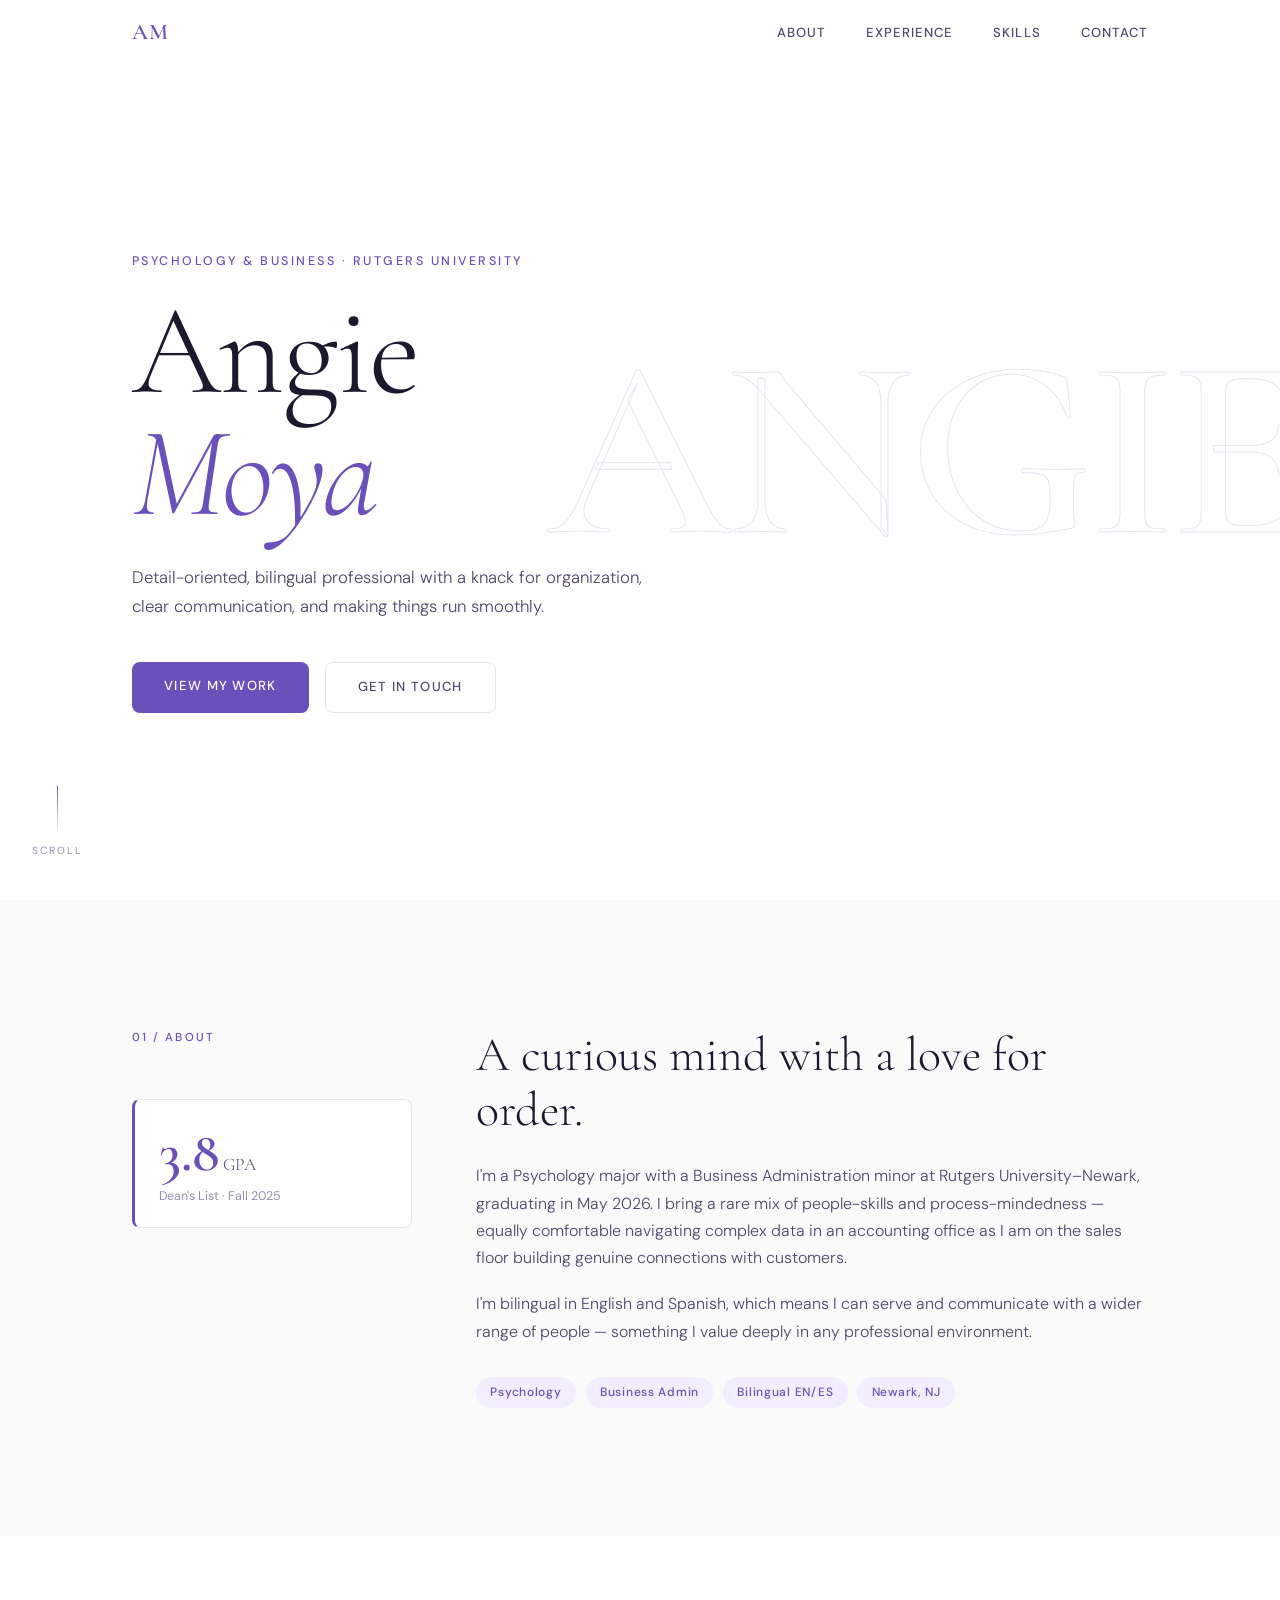
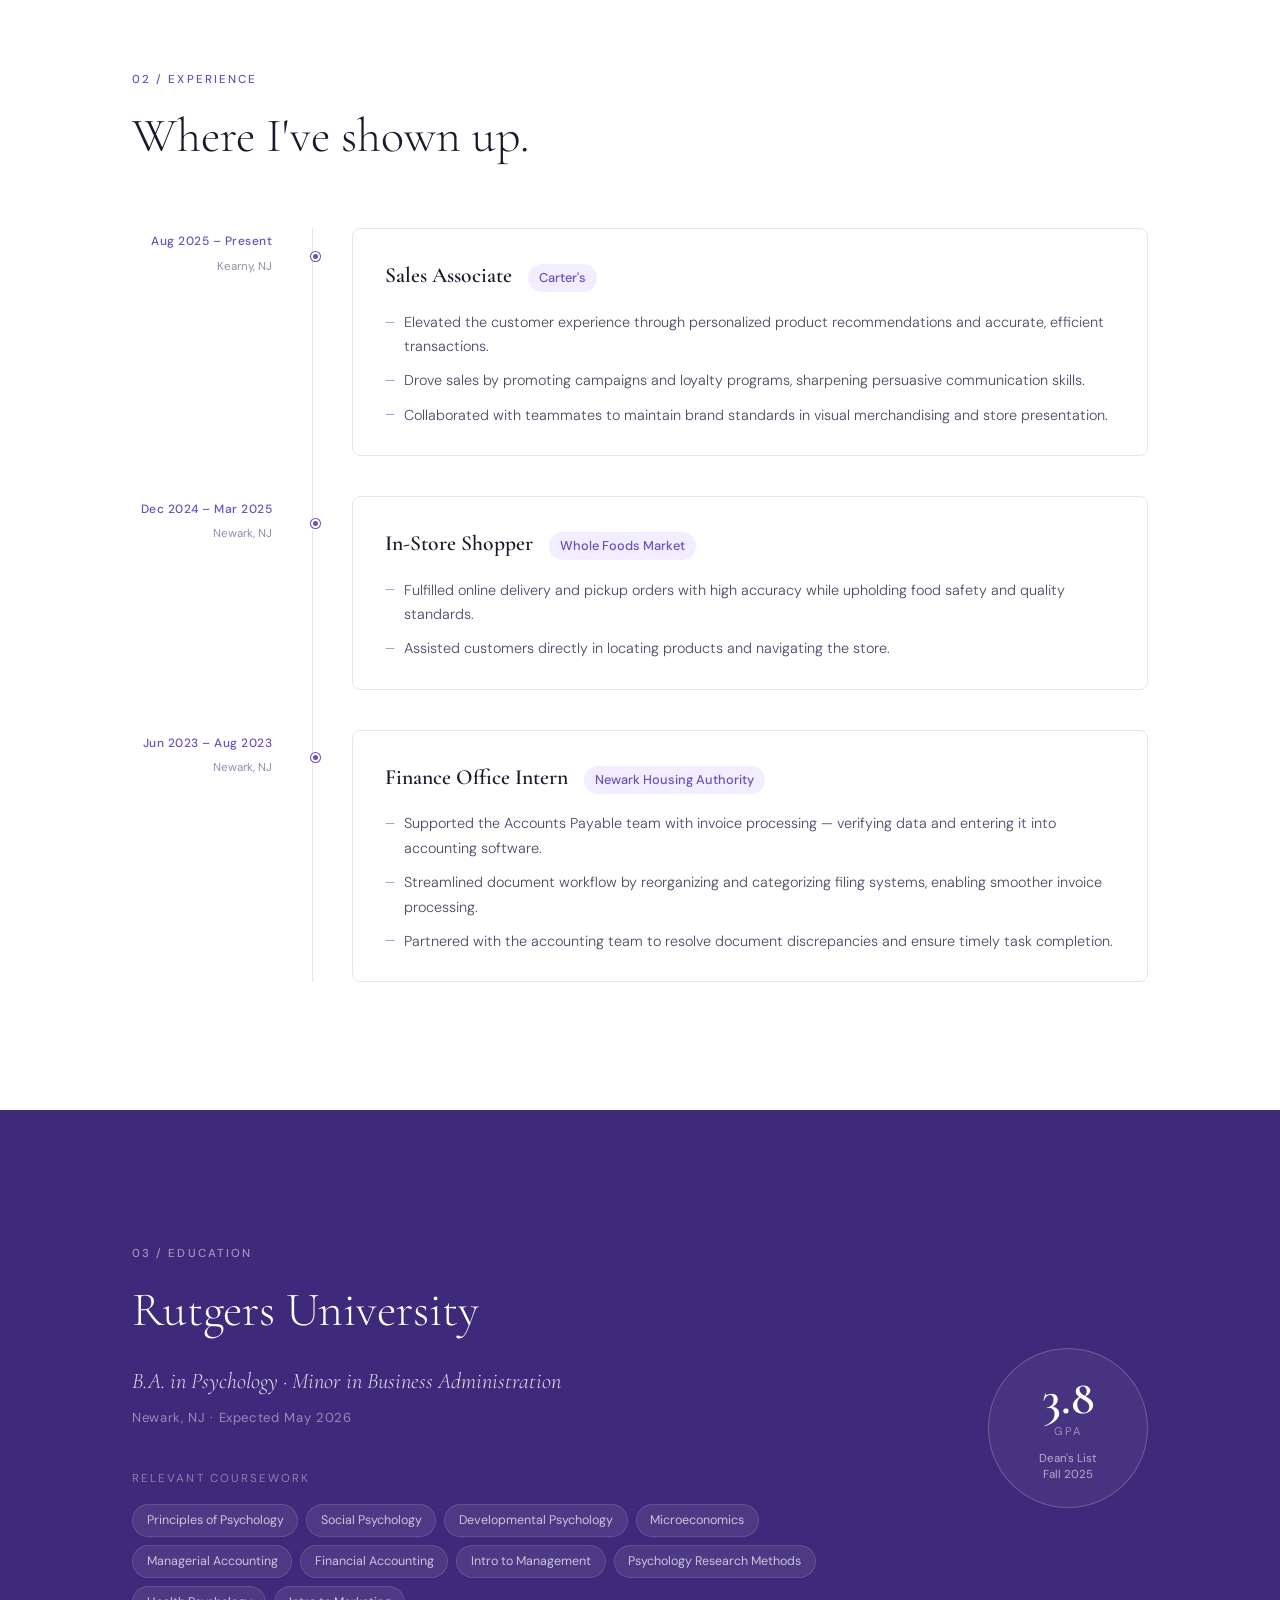
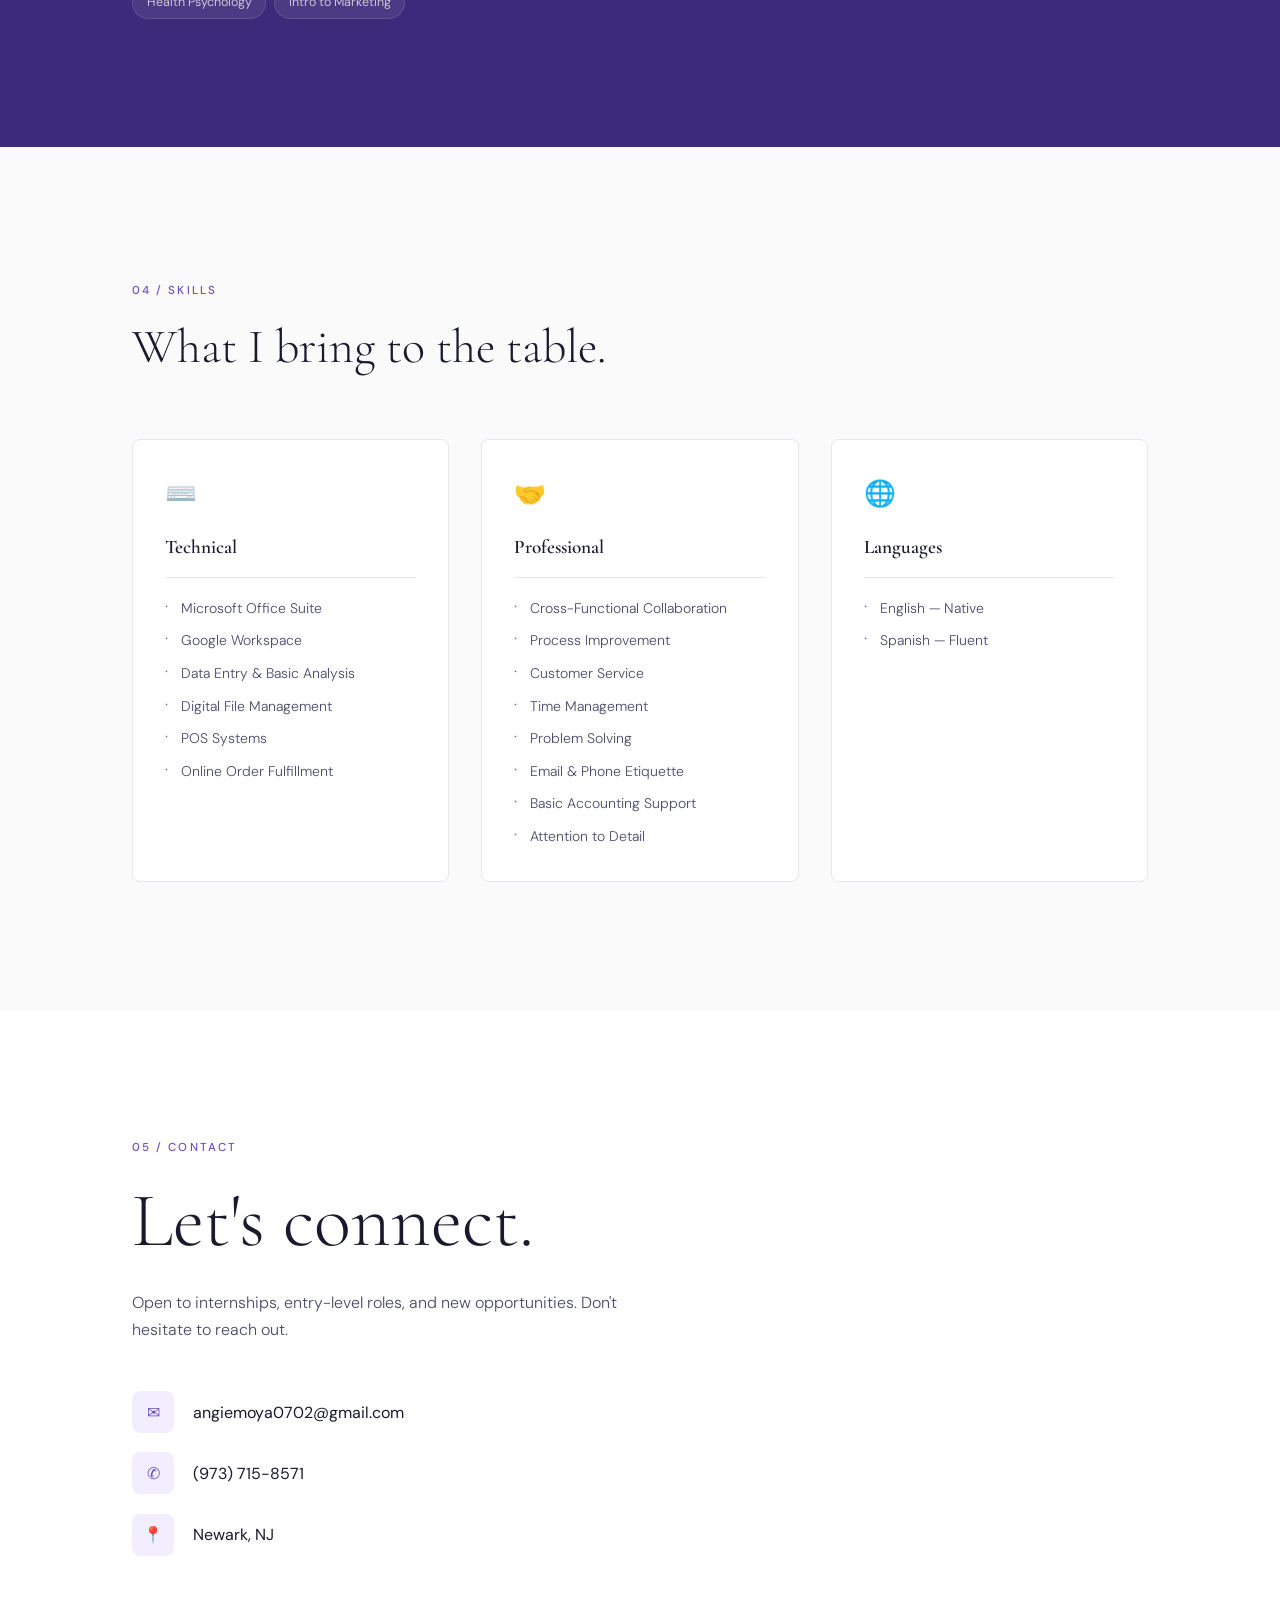
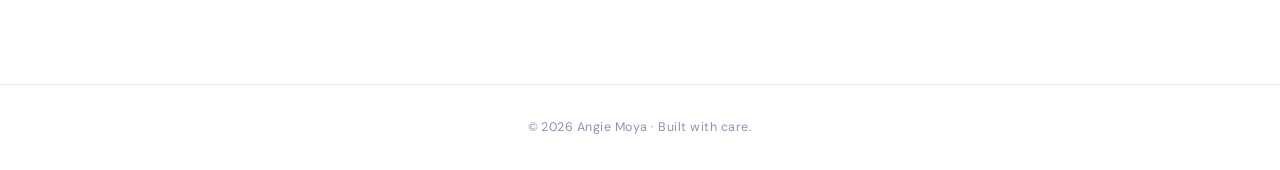
<file: index.html>
<!DOCTYPE html>
<html lang="en">
<head>
  <meta charset="UTF-8" />
  <meta name="viewport" content="width=device-width, initial-scale=1.0" />
  <title>Angie Moya — Portfolio</title>
  <link rel="stylesheet" href="styles.css" />
  <link rel="preconnect" href="https://fonts.googleapis.com" />
  <link rel="preconnect" href="https://fonts.gstatic.com" crossorigin />
  <link href="https://fonts.googleapis.com/css2?family=Cormorant+Garamond:ital,wght@0,300;0,400;0,600;1,300;1,400&family=DM+Sans:wght@300;400;500&display=swap" rel="stylesheet" />
</head>
<body>

  <!-- NAV -->
  <nav id="navbar">
    <div class="nav-inner">
      <span class="nav-logo">AM</span>
      <ul class="nav-links">
        <li><a href="#about">About</a></li>
        <li><a href="#experience">Experience</a></li>
        <li><a href="#skills">Skills</a></li>
        <li><a href="#contact">Contact</a></li>
      </ul>
    </div>
  </nav>

  <!-- HERO -->
  <section id="hero">
    <div class="hero-bg-text" aria-hidden="true">ANGIE</div>
    <div class="hero-content">
      <p class="hero-eyebrow">Psychology & Business · Rutgers University</p>
      <h1 class="hero-name">Angie<br /><em>Moya</em></h1>
      <p class="hero-sub">
        Detail-oriented, bilingual professional with a knack for organization,
        clear communication, and making things run smoothly.
      </p>
      <div class="hero-cta">
        <a href="#experience" class="btn-primary">View My Work</a>
        <a href="#contact" class="btn-ghost">Get in Touch</a>
      </div>
    </div>
    <div class="hero-scroll-indicator" aria-hidden="true">
      <span class="scroll-line"></span>
      <span class="scroll-label">Scroll</span>
    </div>
  </section>

  <!-- ABOUT -->
  <section id="about">
    <div class="container split">
      <div class="about-label-col">
        <span class="section-label">01 / About</span>
        <div class="about-accent-box">
          <p class="accent-stat">3.8<span>GPA</span></p>
          <p class="accent-stat-sub">Dean's List · Fall 2025</p>
        </div>
      </div>
      <div class="about-text-col">
        <h2 class="section-heading">A curious mind with a love for order.</h2>
        <p>
          I'm a Psychology major with a Business Administration minor at Rutgers University–Newark, 
          graduating in May 2026. I bring a rare mix of people-skills and process-mindedness — 
          equally comfortable navigating complex data in an accounting office as I am on the 
          sales floor building genuine connections with customers.
        </p>
        <p>
          I'm bilingual in English and Spanish, which means I can serve and communicate with a 
          wider range of people — something I value deeply in any professional environment.
        </p>
        <div class="about-tags">
          <span class="tag">Psychology</span>
          <span class="tag">Business Admin</span>
          <span class="tag">Bilingual EN/ES</span>
          <span class="tag">Newark, NJ</span>
        </div>
      </div>
    </div>
  </section>

  <!-- EXPERIENCE -->
  <section id="experience">
    <div class="container">
      <div class="section-header">
        <span class="section-label">02 / Experience</span>
        <h2 class="section-heading">Where I've shown up.</h2>
      </div>
      <div class="timeline">

        <div class="timeline-item" data-animate>
          <div class="timeline-meta">
            <span class="timeline-date">Aug 2025 – Present</span>
            <span class="timeline-location">Kearny, NJ</span>
          </div>
          <div class="timeline-card">
            <div class="timeline-card-header">
              <h3>Sales Associate</h3>
              <span class="company">Carter's</span>
            </div>
            <ul>
              <li>Elevated the customer experience through personalized product recommendations and accurate, efficient transactions.</li>
              <li>Drove sales by promoting campaigns and loyalty programs, sharpening persuasive communication skills.</li>
              <li>Collaborated with teammates to maintain brand standards in visual merchandising and store presentation.</li>
            </ul>
          </div>
        </div>

        <div class="timeline-item" data-animate>
          <div class="timeline-meta">
            <span class="timeline-date">Dec 2024 – Mar 2025</span>
            <span class="timeline-location">Newark, NJ</span>
          </div>
          <div class="timeline-card">
            <div class="timeline-card-header">
              <h3>In-Store Shopper</h3>
              <span class="company">Whole Foods Market</span>
            </div>
            <ul>
              <li>Fulfilled online delivery and pickup orders with high accuracy while upholding food safety and quality standards.</li>
              <li>Assisted customers directly in locating products and navigating the store.</li>
            </ul>
          </div>
        </div>

        <div class="timeline-item" data-animate>
          <div class="timeline-meta">
            <span class="timeline-date">Jun 2023 – Aug 2023</span>
            <span class="timeline-location">Newark, NJ</span>
          </div>
          <div class="timeline-card">
            <div class="timeline-card-header">
              <h3>Finance Office Intern</h3>
              <span class="company">Newark Housing Authority</span>
            </div>
            <ul>
              <li>Supported the Accounts Payable team with invoice processing — verifying data and entering it into accounting software.</li>
              <li>Streamlined document workflow by reorganizing and categorizing filing systems, enabling smoother invoice processing.</li>
              <li>Partnered with the accounting team to resolve document discrepancies and ensure timely task completion.</li>
            </ul>
          </div>
        </div>

      </div>
    </div>
  </section>

  <!-- EDUCATION -->
  <section id="education">
    <div class="container">
      <div class="edu-block">
        <div class="edu-text">
          <span class="section-label">03 / Education</span>
          <h2 class="section-heading">Rutgers University</h2>
          <p class="edu-degree">B.A. in Psychology · Minor in Business Administration</p>
          <p class="edu-detail">Newark, NJ · Expected May 2026</p>
          <p class="edu-courses-label">Relevant Coursework</p>
          <div class="course-list">
            <span>Principles of Psychology</span>
            <span>Social Psychology</span>
            <span>Developmental Psychology</span>
            <span>Microeconomics</span>
            <span>Managerial Accounting</span>
            <span>Financial Accounting</span>
            <span>Intro to Management</span>
            <span>Psychology Research Methods</span>
            <span>Health Psychology</span>
            <span>Intro to Marketing</span>
          </div>
        </div>
        <div class="edu-badge">
          <div class="badge-inner">
            <span class="badge-gpa">3.8</span>
            <span class="badge-label">GPA</span>
            <span class="badge-honor">Dean's List<br/>Fall 2025</span>
          </div>
        </div>
      </div>
    </div>
  </section>

  <!-- SKILLS -->
  <section id="skills">
    <div class="container">
      <div class="section-header">
        <span class="section-label">04 / Skills</span>
        <h2 class="section-heading">What I bring to the table.</h2>
      </div>
      <div class="skills-grid">
        <div class="skill-group" data-animate>
          <div class="skill-group-icon">⌨️</div>
          <h4>Technical</h4>
          <ul>
            <li>Microsoft Office Suite</li>
            <li>Google Workspace</li>
            <li>Data Entry & Basic Analysis</li>
            <li>Digital File Management</li>
            <li>POS Systems</li>
            <li>Online Order Fulfillment</li>
          </ul>
        </div>
        <div class="skill-group" data-animate>
          <div class="skill-group-icon">🤝</div>
          <h4>Professional</h4>
          <ul>
            <li>Cross-Functional Collaboration</li>
            <li>Process Improvement</li>
            <li>Customer Service</li>
            <li>Time Management</li>
            <li>Problem Solving</li>
            <li>Email & Phone Etiquette</li>
            <li>Basic Accounting Support</li>
            <li>Attention to Detail</li>
          </ul>
        </div>
        <div class="skill-group" data-animate>
          <div class="skill-group-icon">🌐</div>
          <h4>Languages</h4>
          <ul>
            <li>English — Native</li>
            <li>Spanish — Fluent</li>
          </ul>
        </div>
      </div>
    </div>
  </section>

  <!-- CONTACT -->
  <section id="contact">
    <div class="container contact-inner">
      <span class="section-label">05 / Contact</span>
      <h2 class="section-heading contact-heading">Let's connect.</h2>
      <p class="contact-sub">
        Open to internships, entry-level roles, and new opportunities. 
        Don't hesitate to reach out.
      </p>
      <div class="contact-links">
        <a href="mailto:angiemoya0702@gmail.com" class="contact-item">
          <span class="contact-icon">✉</span>
          <span>angiemoya0702@gmail.com</span>
        </a>
        <a href="tel:9737158571" class="contact-item">
          <span class="contact-icon">✆</span>
          <span>(973) 715-8571</span>
        </a>
        <div class="contact-item no-link">
          <span class="contact-icon">📍</span>
          <span>Newark, NJ</span>
        </div>
      </div>
    </div>
  </section>

  <footer>
    <p>© 2026 Angie Moya · Built with care.</p>
  </footer>

  <script src="main.js"></script>
</body>
</html>
</file>
<file: styles.css>
/* ===========================
   CSS VARIABLES & RESET
=========================== */
:root {
  --purple:       #6B4FBB;
  --purple-light: #8B6FDB;
  --purple-pale:  #F2EEFF;
  --purple-dark:  #3D2A7A;
  --white:        #FFFFFF;
  --off-white:    #FAFAFA;
  --ink:          #1A1A2E;
  --ink-mid:      #4A4A6A;
  --ink-light:    #9090B0;
  --border:       #E8E4F0;

  --font-display: 'Cormorant Garamond', Georgia, serif;
  --font-body:    'DM Sans', sans-serif;

  --radius:       8px;
  --max-w:        1080px;
  --nav-h:        64px;
}

*, *::before, *::after {
  box-sizing: border-box;
  margin: 0;
  padding: 0;
}

html {
  scroll-behavior: smooth;
  font-size: 16px;
}

body {
  font-family: var(--font-body);
  background: var(--white);
  color: var(--ink);
  line-height: 1.7;
  overflow-x: hidden;
}

a { text-decoration: none; color: inherit; }
ul { list-style: none; }
img { max-width: 100%; }

/* ===========================
   UTILITY
=========================== */
.container {
  max-width: var(--max-w);
  margin: 0 auto;
  padding: 0 2rem;
}

.section-label {
  display: inline-block;
  font-family: var(--font-body);
  font-size: 0.72rem;
  font-weight: 500;
  letter-spacing: 0.18em;
  text-transform: uppercase;
  color: var(--purple);
  margin-bottom: 1.2rem;
}

.section-heading {
  font-family: var(--font-display);
  font-size: clamp(2rem, 4vw, 3rem);
  font-weight: 300;
  color: var(--ink);
  line-height: 1.15;
  margin-bottom: 1.5rem;
}

.section-heading em {
  font-style: italic;
  color: var(--purple);
}

/* ===========================
   NAVBAR
=========================== */
#navbar {
  position: fixed;
  top: 0; left: 0; right: 0;
  height: var(--nav-h);
  z-index: 100;
  transition: background 0.3s, box-shadow 0.3s;
}

#navbar.scrolled {
  background: rgba(255,255,255,0.92);
  backdrop-filter: blur(12px);
  box-shadow: 0 1px 0 var(--border);
}

.nav-inner {
  max-width: var(--max-w);
  margin: 0 auto;
  padding: 0 2rem;
  height: 100%;
  display: flex;
  align-items: center;
  justify-content: space-between;
}

.nav-logo {
  font-family: var(--font-display);
  font-size: 1.4rem;
  font-weight: 600;
  color: var(--purple);
  letter-spacing: 0.05em;
}

.nav-links {
  display: flex;
  gap: 2.5rem;
}

.nav-links a {
  font-size: 0.82rem;
  font-weight: 500;
  letter-spacing: 0.08em;
  text-transform: uppercase;
  color: var(--ink-mid);
  transition: color 0.2s;
  position: relative;
}

.nav-links a::after {
  content: '';
  position: absolute;
  bottom: -3px; left: 0;
  width: 0; height: 1px;
  background: var(--purple);
  transition: width 0.25s;
}

.nav-links a:hover { color: var(--purple); }
.nav-links a:hover::after { width: 100%; }

/* ===========================
   HERO
=========================== */
#hero {
  position: relative;
  min-height: 100vh;
  display: flex;
  align-items: center;
  overflow: hidden;
  padding-top: var(--nav-h);
}

.hero-bg-text {
  position: absolute;
  right: -2vw;
  top: 50%;
  transform: translateY(-50%);
  font-family: var(--font-display);
  font-size: clamp(14vw, 20vw, 22vw);
  font-weight: 600;
  color: transparent;
  -webkit-text-stroke: 1px var(--border);
  line-height: 1;
  user-select: none;
  pointer-events: none;
  letter-spacing: -0.02em;
}

.hero-content {
  max-width: var(--max-w);
  margin: 0 auto;
  padding: 0 2rem;
  width: 100%;
  position: relative;
  z-index: 2;
}

.hero-eyebrow {
  font-size: 0.78rem;
  font-weight: 500;
  letter-spacing: 0.2em;
  text-transform: uppercase;
  color: var(--purple);
  margin-bottom: 1.2rem;
  opacity: 0;
  animation: fadeUp 0.8s 0.2s forwards;
}

.hero-name {
  font-family: var(--font-display);
  font-size: clamp(4rem, 10vw, 9rem);
  font-weight: 300;
  line-height: 0.95;
  color: var(--ink);
  margin-bottom: 1.8rem;
  letter-spacing: -0.02em;
  opacity: 0;
  animation: fadeUp 0.9s 0.35s forwards;
}

.hero-name em {
  font-style: italic;
  color: var(--purple);
}

.hero-sub {
  max-width: 48ch;
  font-size: 1.05rem;
  color: var(--ink-mid);
  margin-bottom: 2.5rem;
  font-weight: 300;
  line-height: 1.75;
  opacity: 0;
  animation: fadeUp 0.9s 0.5s forwards;
}

.hero-cta {
  display: flex;
  gap: 1rem;
  flex-wrap: wrap;
  opacity: 0;
  animation: fadeUp 0.9s 0.65s forwards;
}

.btn-primary {
  display: inline-block;
  padding: 0.85rem 2rem;
  background: var(--purple);
  color: #fff;
  font-size: 0.82rem;
  font-weight: 500;
  letter-spacing: 0.1em;
  text-transform: uppercase;
  border-radius: var(--radius);
  transition: background 0.2s, transform 0.2s;
}

.btn-primary:hover {
  background: var(--purple-dark);
  transform: translateY(-2px);
}

.btn-ghost {
  display: inline-block;
  padding: 0.85rem 2rem;
  border: 1.5px solid var(--border);
  color: var(--ink-mid);
  font-size: 0.82rem;
  font-weight: 500;
  letter-spacing: 0.1em;
  text-transform: uppercase;
  border-radius: var(--radius);
  transition: border-color 0.2s, color 0.2s, transform 0.2s;
}

.btn-ghost:hover {
  border-color: var(--purple);
  color: var(--purple);
  transform: translateY(-2px);
}

.hero-scroll-indicator {
  position: absolute;
  bottom: 2.5rem;
  left: 2rem;
  display: flex;
  flex-direction: column;
  align-items: center;
  gap: 0.5rem;
  opacity: 0;
  animation: fadeIn 1s 1.2s forwards;
}

.scroll-line {
  display: block;
  width: 1px;
  height: 48px;
  background: linear-gradient(to bottom, var(--purple), transparent);
  animation: scrollPulse 2s ease-in-out infinite;
}

.scroll-label {
  font-size: 0.65rem;
  letter-spacing: 0.2em;
  text-transform: uppercase;
  color: var(--ink-light);
}

/* ===========================
   ABOUT
=========================== */
#about {
  padding: 8rem 0;
  background: var(--off-white);
}

.split {
  display: grid;
  grid-template-columns: 280px 1fr;
  gap: 4rem;
  align-items: start;
}

.about-label-col {
  display: flex;
  flex-direction: column;
  gap: 2rem;
}

.about-accent-box {
  background: var(--white);
  border: 1px solid var(--border);
  border-left: 3px solid var(--purple);
  border-radius: var(--radius);
  padding: 1.5rem 1.5rem 1.2rem;
}

.accent-stat {
  font-family: var(--font-display);
  font-size: 3.5rem;
  font-weight: 600;
  color: var(--purple);
  line-height: 1;
}

.accent-stat span {
  font-size: 1.1rem;
  font-weight: 300;
  color: var(--ink-mid);
  margin-left: 0.25rem;
}

.accent-stat-sub {
  font-size: 0.78rem;
  color: var(--ink-light);
  margin-top: 0.4rem;
}

.about-text-col p {
  color: var(--ink-mid);
  font-weight: 300;
  font-size: 1rem;
  margin-bottom: 1.2rem;
}

.about-tags {
  display: flex;
  flex-wrap: wrap;
  gap: 0.6rem;
  margin-top: 2rem;
}

.tag {
  font-size: 0.75rem;
  font-weight: 500;
  letter-spacing: 0.06em;
  color: var(--purple);
  background: var(--purple-pale);
  border-radius: 100px;
  padding: 0.35rem 0.9rem;
}

/* ===========================
   EXPERIENCE
=========================== */
#experience {
  padding: 8rem 0;
}

.section-header {
  margin-bottom: 4rem;
}

.timeline {
  display: flex;
  flex-direction: column;
  gap: 2.5rem;
  position: relative;
}

.timeline::before {
  content: '';
  position: absolute;
  left: 180px;
  top: 0; bottom: 0;
  width: 1px;
  background: var(--border);
}

.timeline-item {
  display: grid;
  grid-template-columns: 180px 1fr;
  gap: 2.5rem;
  opacity: 0;
  transform: translateY(20px);
  transition: opacity 0.6s, transform 0.6s;
}

.timeline-item.visible {
  opacity: 1;
  transform: none;
}

.timeline-meta {
  padding-top: 0.2rem;
  text-align: right;
  padding-right: 2.5rem;
}

.timeline-date {
  display: block;
  font-size: 0.75rem;
  font-weight: 500;
  color: var(--purple);
  letter-spacing: 0.04em;
  margin-bottom: 0.3rem;
}

.timeline-location {
  display: block;
  font-size: 0.72rem;
  color: var(--ink-light);
}

.timeline-card {
  background: var(--white);
  border: 1px solid var(--border);
  border-radius: var(--radius);
  padding: 1.75rem 2rem;
  position: relative;
  transition: border-color 0.2s, box-shadow 0.2s;
}

.timeline-card::before {
  content: '';
  position: absolute;
  left: -2.6rem;
  top: 1.4rem;
  width: 9px; height: 9px;
  border-radius: 50%;
  background: var(--purple);
  border: 2px solid var(--white);
  box-shadow: 0 0 0 1px var(--purple);
}

.timeline-card:hover {
  border-color: var(--purple-light);
  box-shadow: 0 4px 24px rgba(107, 79, 187, 0.08);
}

.timeline-card-header {
  display: flex;
  align-items: baseline;
  gap: 1rem;
  margin-bottom: 1rem;
  flex-wrap: wrap;
}

.timeline-card-header h3 {
  font-family: var(--font-display);
  font-size: 1.35rem;
  font-weight: 600;
  color: var(--ink);
}

.company {
  font-size: 0.8rem;
  font-weight: 500;
  color: var(--purple);
  background: var(--purple-pale);
  padding: 0.2rem 0.7rem;
  border-radius: 100px;
}

.timeline-card ul {
  display: flex;
  flex-direction: column;
  gap: 0.6rem;
}

.timeline-card ul li {
  font-size: 0.9rem;
  color: var(--ink-mid);
  padding-left: 1.2rem;
  position: relative;
  font-weight: 300;
}

.timeline-card ul li::before {
  content: '—';
  position: absolute;
  left: 0;
  color: var(--purple-light);
  font-size: 0.75rem;
  top: 0.1rem;
}

/* ===========================
   EDUCATION
=========================== */
#education {
  padding: 8rem 0;
  background: var(--purple-dark);
  color: #fff;
}

#education .section-label {
  color: rgba(255,255,255,0.5);
}

#education .section-heading {
  color: #fff;
}

.edu-block {
  display: grid;
  grid-template-columns: 1fr auto;
  gap: 4rem;
  align-items: center;
}

.edu-degree {
  font-family: var(--font-display);
  font-size: 1.4rem;
  font-weight: 300;
  font-style: italic;
  color: rgba(255,255,255,0.85);
  margin-bottom: 0.4rem;
}

.edu-detail {
  font-size: 0.82rem;
  color: rgba(255,255,255,0.45);
  letter-spacing: 0.05em;
  margin-bottom: 2.5rem;
}

.edu-courses-label {
  font-size: 0.72rem;
  letter-spacing: 0.18em;
  text-transform: uppercase;
  color: rgba(255,255,255,0.4);
  margin-bottom: 1rem;
}

.course-list {
  display: flex;
  flex-wrap: wrap;
  gap: 0.5rem;
}

.course-list span {
  font-size: 0.78rem;
  color: rgba(255,255,255,0.7);
  background: rgba(255,255,255,0.08);
  border: 1px solid rgba(255,255,255,0.12);
  border-radius: 100px;
  padding: 0.3rem 0.85rem;
}

.edu-badge {
  flex-shrink: 0;
}

.badge-inner {
  width: 160px; height: 160px;
  border-radius: 50%;
  border: 1px solid rgba(255,255,255,0.2);
  display: flex;
  flex-direction: column;
  align-items: center;
  justify-content: center;
  text-align: center;
  background: rgba(255,255,255,0.05);
}

.badge-gpa {
  font-family: var(--font-display);
  font-size: 3rem;
  font-weight: 600;
  color: #fff;
  line-height: 1;
}

.badge-label {
  font-size: 0.7rem;
  letter-spacing: 0.2em;
  text-transform: uppercase;
  color: rgba(255,255,255,0.45);
  margin-bottom: 0.6rem;
}

.badge-honor {
  font-size: 0.72rem;
  color: rgba(255,255,255,0.6);
  line-height: 1.4;
}

/* ===========================
   SKILLS
=========================== */
#skills {
  padding: 8rem 0;
  background: var(--off-white);
}

.skills-grid {
  display: grid;
  grid-template-columns: repeat(3, 1fr);
  gap: 2rem;
  margin-top: 1rem;
}

.skill-group {
  background: var(--white);
  border: 1px solid var(--border);
  border-radius: var(--radius);
  padding: 2rem;
  opacity: 0;
  transform: translateY(20px);
  transition: opacity 0.6s, transform 0.6s, box-shadow 0.2s, border-color 0.2s;
}

.skill-group.visible {
  opacity: 1;
  transform: none;
}

.skill-group:hover {
  box-shadow: 0 4px 24px rgba(107, 79, 187, 0.08);
  border-color: var(--purple-light);
}

.skill-group-icon {
  font-size: 1.6rem;
  margin-bottom: 1rem;
}

.skill-group h4 {
  font-family: var(--font-display);
  font-size: 1.2rem;
  font-weight: 600;
  color: var(--ink);
  margin-bottom: 1.2rem;
  padding-bottom: 0.8rem;
  border-bottom: 1px solid var(--border);
}

.skill-group ul {
  display: flex;
  flex-direction: column;
  gap: 0.55rem;
}

.skill-group ul li {
  font-size: 0.875rem;
  color: var(--ink-mid);
  font-weight: 300;
  padding-left: 1rem;
  position: relative;
}

.skill-group ul li::before {
  content: '·';
  position: absolute;
  left: 0;
  color: var(--purple);
  font-size: 1rem;
  line-height: 1.2;
}

/* ===========================
   CONTACT
=========================== */
#contact {
  padding: 8rem 0;
}

.contact-inner {
  display: flex;
  flex-direction: column;
  align-items: flex-start;
}

.contact-heading {
  font-size: clamp(2.5rem, 6vw, 5rem);
}

.contact-sub {
  max-width: 48ch;
  color: var(--ink-mid);
  font-weight: 300;
  font-size: 1rem;
  margin-bottom: 3rem;
}

.contact-links {
  display: flex;
  flex-direction: column;
  gap: 1.2rem;
}

.contact-item {
  display: flex;
  align-items: center;
  gap: 1.2rem;
  color: var(--ink);
  font-size: 1rem;
  transition: color 0.2s;
}

a.contact-item:hover {
  color: var(--purple);
}

.contact-icon {
  width: 42px; height: 42px;
  display: flex;
  align-items: center;
  justify-content: center;
  background: var(--purple-pale);
  color: var(--purple);
  border-radius: var(--radius);
  font-size: 1rem;
  flex-shrink: 0;
}

/* ===========================
   FOOTER
=========================== */
footer {
  border-top: 1px solid var(--border);
  padding: 2rem;
  text-align: center;
  font-size: 0.78rem;
  color: var(--ink-light);
  letter-spacing: 0.04em;
}

/* ===========================
   ANIMATIONS
=========================== */
@keyframes fadeUp {
  from { opacity: 0; transform: translateY(24px); }
  to   { opacity: 1; transform: none; }
}

@keyframes fadeIn {
  from { opacity: 0; }
  to   { opacity: 1; }
}

@keyframes scrollPulse {
  0%, 100% { opacity: 0.4; transform: scaleY(1); }
  50%       { opacity: 1;   transform: scaleY(1.15); }
}

/* ===========================
   RESPONSIVE
=========================== */
@media (max-width: 768px) {
  .split {
    grid-template-columns: 1fr;
    gap: 2.5rem;
  }

  .timeline::before { display: none; }

  .timeline-item {
    grid-template-columns: 1fr;
    gap: 0.8rem;
  }

  .timeline-meta {
    text-align: left;
    padding-right: 0;
  }

  .timeline-card::before { display: none; }

  .skills-grid {
    grid-template-columns: 1fr;
  }

  .edu-block {
    grid-template-columns: 1fr;
  }

  .edu-badge {
    display: none;
  }

  .nav-links {
    gap: 1.2rem;
  }
}
</file>
